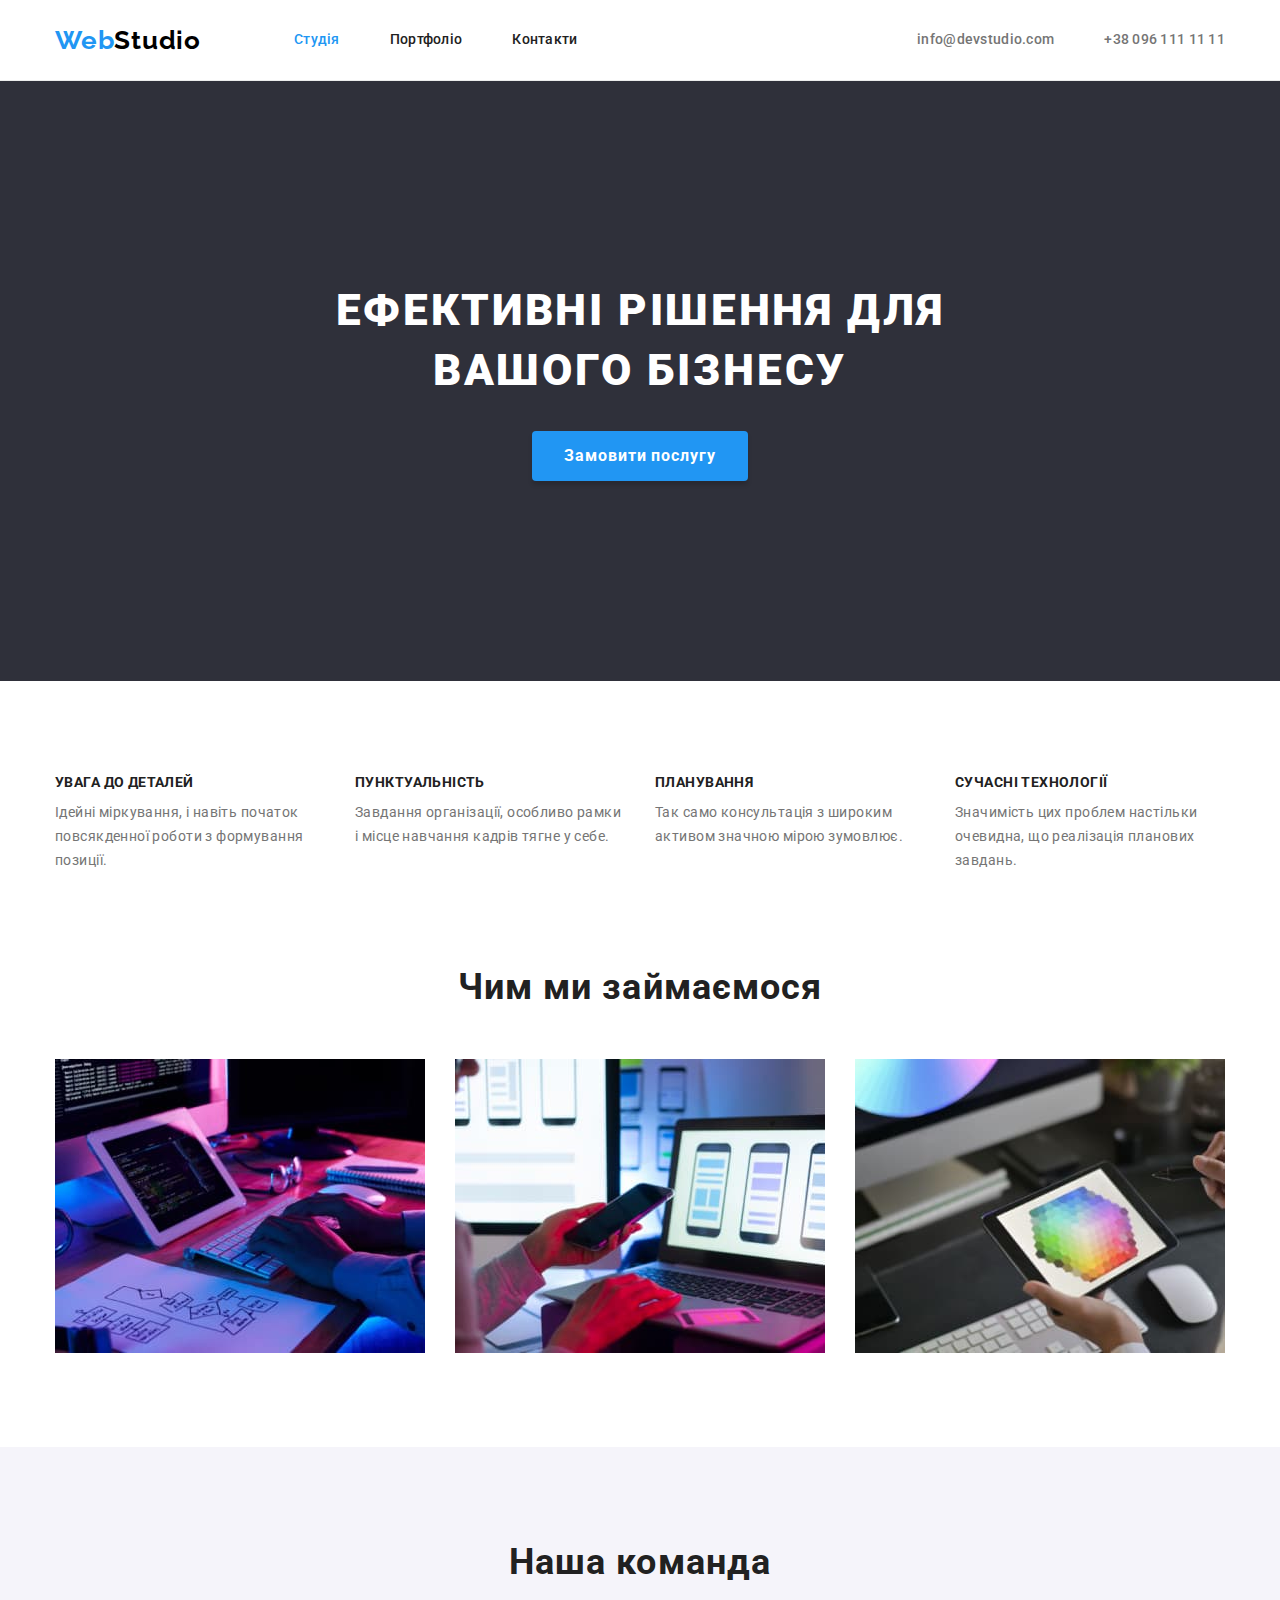
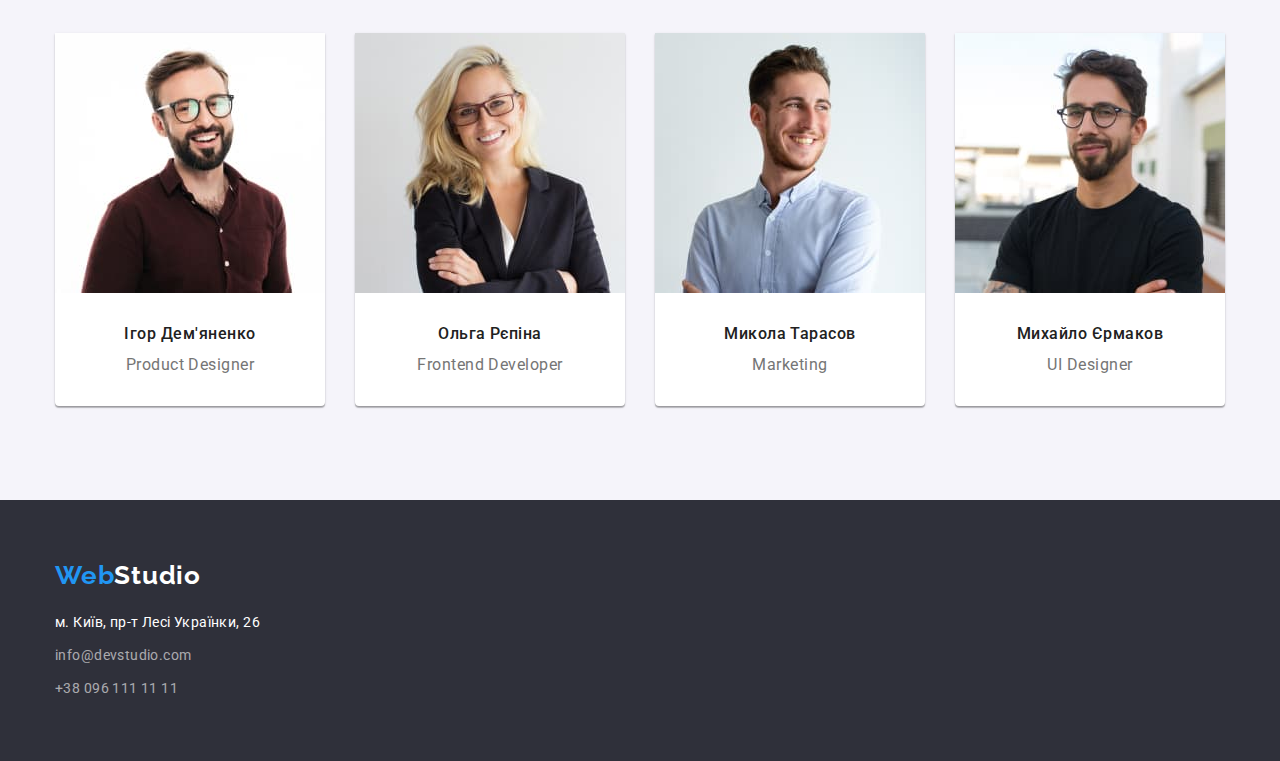
<file: index.html>
<!DOCTYPE html>
<html lang="uk">
  <head>
    <meta charset="UTF-8" />
    <meta http-equiv="X-UA-Compatible" content="IE=edge" />
    <meta name="viewport" content="width=device-width, initial-scale=1.0" />
    <link rel="preconnect" href="https://fonts.googleapis.com" />
    <link rel="preconnect" href="https://fonts.gstatic.com" crossorigin />
    <link
      href="https://fonts.googleapis.com/css2?family=Raleway:wght@700&family=Roboto:wght@400;500;700;900&display=swap"
      rel="stylesheet"
    />
    <link rel="stylesheet" href="./css/modern-normalize.css" />
    <link rel="stylesheet" href="./css/styles.css" />
    <title>WebStudio</title>
  </head>
  <body>
    <!-- Header -->
    <header class="header">
      <div class="container header-block">
        <a class="header-logo" href="./index.html"><span>Web</span>Studio</a>
        <nav class="header-nav">
          <ul class="header-menu">
            <li><a class="header-menu-link active" href="./index.html">Студія</a></li>
            <li><a class="header-menu-link" href="./portfolio.html">Портфоліо</a></li>
            <li><a class="header-menu-link" href="#">Контакти</a></li>
          </ul>
        </nav>
        <ul class="header-contacts">
          <li>
            <a class="header-contacts-link" href="mailto:info@devstudio.com">info@devstudio.com</a>
          </li>
          <li><a class="header-contacts-link" href="tel:+380961111111">+38 096 111 11 11</a></li>
        </ul>
      </div>
    </header>
    <!-- Main content -->
    <main>
      <!-- Hero -->
      <section class="hero section">
        <div class="container">
          <h1 class="hero-title">Ефективні рішення для вашого бізнесу</h1>
          <button class="hero-btn" type="button">Замовити послугу</button>
        </div>
      </section>
      <!-- Section01 Advantages -->
      <section class="advantages section">
        <div class="container">
          <h2 class="scr-reader">Наші переваги</h2>
          <ul class="advantages-list">
            <li class="advantages-block">
              <h3 class="advantages-title">Увага до деталей</h3>
              <p class="advantages-text">
                Ідейні міркування, і навіть початок повсякденної роботи з формування позиції.
              </p>
            </li>
            <li class="advantages-block">
              <h3 class="advantages-title">Пунктуальність</h3>
              <p class="advantages-text">
                Завдання організації, особливо рамки і місце навчання кадрів тягне у себе.
              </p>
            </li>
            <li class="advantages-block">
              <h3 class="advantages-title">Планування</h3>
              <p class="advantages-text">
                Так само консультація з широким активом значною мірою зумовлює.
              </p>
            </li>
            <li class="advantages-block">
              <h3 class="advantages-title">Сучасні технології</h3>
              <p class="advantages-text">
                Значимість цих проблем настільки очевидна, що реалізація планових завдань.
              </p>
            </li>
          </ul>
        </div>
      </section>
      <!-- Section02 Directions  -->
      <section class="directions section">
        <div class="container">
          <h2 class="section-title drn">Чим ми займаємося</h2>
          <ul class="directions-list">
            <li class="directions-item">
              <img src="./images/box1.jpg" width="370" alt="Програмування" />
            </li>
            <li class="directions-item">
              <img src="./images/box2.jpg" width="370" alt="Розробка мобільних додатків" />
            </li>
            <li class="directions-item">
              <img src="./images/box3.jpg" width="370" alt="Дизайн" />
            </li>
          </ul>
        </div>
      </section>
      <!-- Section03 Team -->
      <section class="team section">
        <div class="container">
          <h2 class="section-title">Наша команда</h2>
          <ul class="team-list">
            <li class="team-item">
              <img src="./images/img01.jpg" alt="Фото Ігор Дем'яненко" width="270" />
              <div class="team-item-descr">
                <h3 class="team-item-title">Ігор Дем'яненко</h3>
                <p class="team-item-job">Product Designer</p>
              </div>
            </li>
            <li class="team-item">
              <img src="./images/img02.jpg" alt="Фото Ольга Рєпіна" width="270" />
              <div class="team-item-descr">
                <h3 class="team-item-title">Ольга Рєпіна</h3>
                <p class="team-item-job">Frontend Developer</p>
              </div>
            </li>
            <li class="team-item">
              <img src="./images/img03.jpg" alt="Фото Микола Тарасов" width="270" />
              <div class="team-item-descr">
                <h3 class="team-item-title">Микола Тарасов</h3>
                <p class="team-item-job">Marketing</p>
              </div>
            </li>
            <li class="team-item">
              <img src="./images/img04.jpg" alt="Михайло Єрмаков" width="270" />
              <div class="team-item-descr">
                <h3 class="team-item-title">Михайло Єрмаков</h3>
                <p class="team-item-job">UI Designer</p>
              </div>
            </li>
          </ul>
        </div>
      </section>
    </main>
    <!-- Footer -->
    <footer class="footer">
      <div class="container">
        <a class="footer-logo" href="./index.html"><span>Web</span>Studio</a>
        <address>
          <ul class="footer-contacts">
            <li class="footer-contacts-item">
              <a
                class="footer-contacts-adress"
                href="https://goo.gl/maps/RdGr7icwd7hFewiF6"
                target="_blank"
                rel="noopener noreferrer nofollow"
                >м. Київ, пр-т Лесі Українки, 26</a
              >
            </li>
            <li class="footer-contacts-item">
              <a class="footer-contacts-link" href="mailto:info@devstudio.com"
                >info@devstudio.com</a
              >
            </li>
            <li class="footer-contacts-item-last"><a class="footer-contacts-link" href="tel:+380961111111"> +38 096 111 11 11</a></li>
          </ul>
        </address>
      </div>
    </footer>
  </body>
</html>
</file>
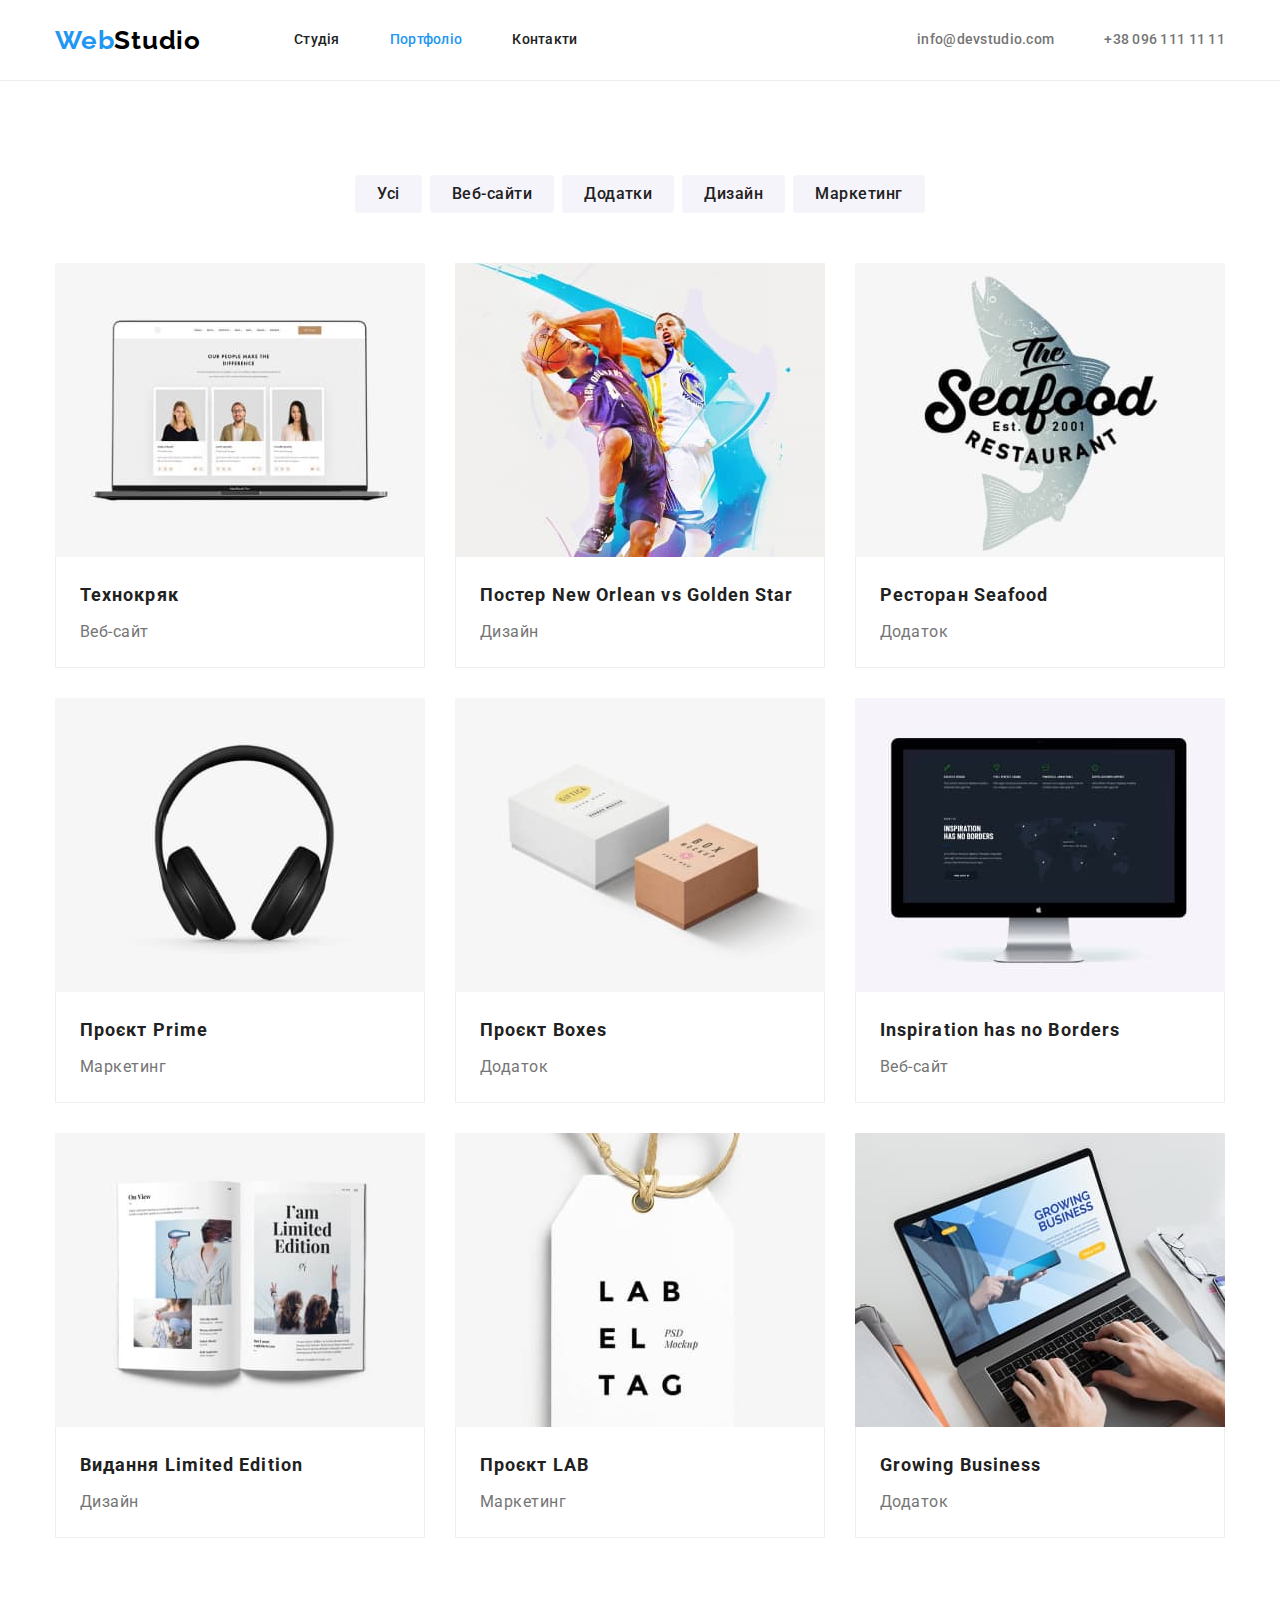
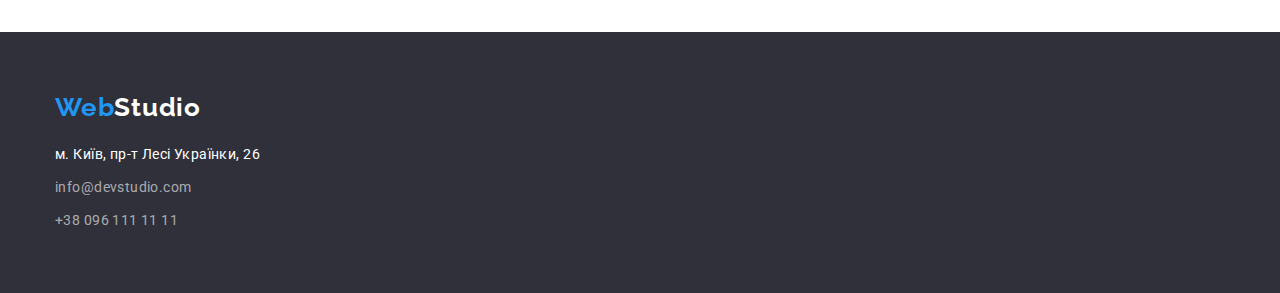
<file: portfolio.html>
<!DOCTYPE html>
<html lang="uk">
  <head>
    <meta charset="UTF-8" />
    <meta http-equiv="X-UA-Compatible" content="IE=edge" />
    <meta name="viewport" content="width=device-width, initial-scale=1.0" />
    <link rel="preconnect" href="https://fonts.googleapis.com" />
    <link rel="preconnect" href="https://fonts.gstatic.com" crossorigin />
    <link
      href="https://fonts.googleapis.com/css2?family=Raleway:wght@700&family=Roboto:wght@400;500;700;900&display=swap"
      rel="stylesheet"
    />
    <link rel="stylesheet" href="./css/modern-normalize.css" />
    <link rel="stylesheet" href="./css/styles.css" />
    <title>Portfolio</title>
  </head>
  <body>
    <!--Header-->
    <header class="header">
      <div class="container header-block">
        <a class="header-logo" href="./index.html"><span>Web</span>Studio</a>
        <nav class="header-nav">
          <ul class="header-menu">
            <li><a class="header-menu-link" href="./index.html">Студія</a></li>
            <li><a class="header-menu-link active" href="./portfolio.html">Портфоліо</a></li>
            <li><a class="header-menu-link" href="#">Контакти</a></li>
          </ul>
        </nav>
        <ul class="header-contacts">
          <li>
            <a class="header-contacts-link" href="mailto:info@devstudio.com">info@devstudio.com</a>
          </li>
          <li><a class="header-contacts-link" href="tel:+380961111111">+38 096 111 11 11</a></li>
        </ul>
      </div>
    </header>
    <!-- Main content -->
    <main>
      <!--Section01 Portfolio-->
      <section class="section portfolio">
        <div class="container">
          <h1 class="scr-reader">Портфоліо</h1>
          <ul class="portfolio-filters">
            <li class="portfolio-filters-item">
              <button class="portfolio-filters-btn" type="button">Усі</button>
            </li>
            <li class="portfolio-filters-item">
              <button class="portfolio-filters-btn" type="button">Веб-сайти</button>
            </li>
            <li class="portfolio-filters-item">
              <button class="portfolio-filters-btn" type="button">Додатки</button>
            </li>
            <li class="portfolio-filters-item">
              <button class="portfolio-filters-btn" type="button">Дизайн</button>
            </li>
            <li class="portfolio-filters-item">
              <button class="portfolio-filters-btn" type="button">Маркетинг</button>
            </li>
          </ul>
          <!-- <h1>Приклади робіт</h1> -->
          <ul class="card-set">
            <li class="card">
              <a href="#">
                <img
                  src="./images/project01-tekhnokriak.jpg"
                  alt="Приклад вебсайту Технокряк"
                  width="370"
                />
                <div class="card-descr">
                  <h2 class="card-title">Технокряк</h2>
                  <p class="card-tag">Веб-сайт</p>
                </div>
              </a>
            </li>

            <li class="card">
              <a href="#">
                <img
                  src="./images/project02-poster.jpg"
                  alt="Приклад дизайну постеру"
                  width="370"
                />
                <div class="card-descr">
                  <h2 class="card-title">Постер New Orlean vs Golden Star</h2>
                  <p class="card-tag">Дизайн</p>
                </div>
              </a>
            </li>

            <li class="card">
              <a href="#">
                <img
                  src="./images/project03-seafood.jpg"
                  alt="Приклад додатку ресторану Сіфуд"
                  width="370"
                />
                <div class="card-descr">
                <h2 class="card-title">Ресторан Seafood</h2>
                <p class="card-tag">Додаток</p>
              </div>
              </a>
            </li>

            <li class="card">
              <a href="#">
                <img
                  src="./images/project04-prime.jpg"
                  alt="Приклад маркетингового проєкту Прайм "
                  width="370"
                />
                <div class="card-descr">
                <h2 class="card-title">Проєкт Prime</h2>
                <p class="card-tag">Маркетинг</p>
              </div>
              </a>
            </li>

            <li class="card">
              <a href="#">
                <img src="./images/project05-boxes.jpg" alt="Приклад додатку Боксез" width="370" />
                <div class="card-descr">
                <h2 class="card-title">Проєкт Boxes</h2>
                <p class="card-tag">Додаток</p>
              </div>
              </a>
            </li>

            <li class="card">
              <a href="#">
                <img
                  src="./images/project06-inspiration.jpg"
                  alt="Приклад вебсайту Інспірейшен"
                  width="370"
                />
                <div class="card-descr">
                <h2 class="card-title">Inspiration has no Borders</h2>
                <p class="card-tag">Веб-сайт</p>
              </div>
              </a>
            </li>

            <li class="card">
              <a href="#">
                <img
                  src="./images/project07-limited.jpg"
                  alt="Приклад дизайну видання Лімітед Едішен"
                  width="370"
                />
                <div class="card-descr">
                <h2 class="card-title">Видання Limited Edition</h2>
                <p class="card-tag">Дизайн</p>
              </div>
              </a>
            </li>

            <li class="card">
              <a href="#">
                <img
                  src="./images/project08-lab.jpg"
                  alt="Приклад маркетингового проєкту Лаб "
                  width="370"
                />
                <div class="card-descr">
                <h2 class="card-title">Проєкт LAB</h2>
                <p class="card-tag">Маркетинг</p>
              </div>
              </a>
            </li>

            <li class="card">
              <a href="#">
                <img
                  src="./images/project09-business.jpg"
                  alt="Приклад додатку Гроуінг Бізнес"
                  width="370"
                />
                <div class="card-descr">
                <h2 class="card-title">Growing Business</h2>
                <p class="card-tag">Додаток</p>
              </div>
              </a>
            </li>
          </ul>
        </div>
      </section>
    </main>
    <!-- Footer -->
    <footer class="footer">
      <div class="container">
        <a class="footer-logo" href="./index.html"><span>Web</span>Studio</a>
        <address>
          <ul class="footer-contacts">
            <li class="footer-contacts-item">
              <a
                class="footer-contacts-adress"
                href="https://goo.gl/maps/RdGr7icwd7hFewiF6"
                target="_blank"
                rel="noopener noreferrer nofollow"
                >м. Київ, пр-т Лесі Українки, 26</a
              >
            </li>
            <li class="footer-contacts-item">
              <a class="footer-contacts-link" href="mailto:info@devstudio.com"
                >info@devstudio.com</a
              >
            </li>
            <li class="footer-contacts-item-last"><a class="footer-contacts-link" href="tel:+380961111111"> +38 096 111 11 11</a></li>
          </ul>
        </address>
      </div>
    </footer>
  </body>
</html>
</file>
<file: css/styles.css>
:root {
  --f-roboto: 'Roboto', sans-serif;
  --f-raleway: 'Raleway', sans-serif;
  --f-size16: 16px;
  --black: #000000;
  --dark: #212121;
  --dark-grey: #2f303a;
  --grey: #757575;
  --semigrey: #ececec;
  --border-grey: #eeeeee;
  --lightgrey: #f5f4fa;
  --blue: #2196f3;
  --white-grey: #f5f5f5;
  --white: #fff;
  --opasity: rgba(255, 255, 255, 0.6);
}
html {
  box-sizing: border-box;
}
*,
*::before,
*::after {
  box-sizing: inherit;
}
body {
  font-family: var(--f-roboto);
  font-size: var(--f-size16);
  line-height: 1.2;
  color: var(--dark);
}
.container {
  max-width: 1200px;
  padding: 0 15px;
  margin: 0 auto;
}

h1,
h2,
h3,
h4,
h5,
h6,
p,
ul {
  margin: 0;
  padding: 0;
}
img {
  max-width: 100%;
  height: auto;
  display: block;
}
.section {
  padding: 94px 0;
}
.header {
  background-color: var(--white);
  border-bottom: 1px solid var(--semigrey);
}
.header-block {
  display: flex;
  align-items: center;
  justify-content: space-between;
}
.header-logo {
  margin-right: 93px;
  font-family: var(--f-raleway);
  font-weight: 700;
  font-size: 26px;
  line-height: 1.19;
  letter-spacing: 0.03em;
  color: var(--black);
  text-decoration: none;
}
.header-logo span {
  color: var(--blue);
}
.header-menu,
.header-contacts {
  display: flex;
  list-style: none;
  font-weight: 500;
  font-size: 14px;
  line-height: 1.14;
  letter-spacing: 0.02em;
}
.header-menu li:not(:last-child),
.header-contacts li:not(:last-child) {
  margin-right: 50px;
}
.header-menu-link {
  display: block;
  padding-top: 32px;
  padding-bottom: 32px;
  color: var(--dark);
  text-decoration: none;
}
.header-contacts-link {
  display: block;
  padding-top: 20px;
  padding-bottom: 20px;
  color: var(--grey);
  text-decoration: none;
}
.header-menu-link:hover,
.header-contacts-link:hover,
.header-menu-link:focus,
.header-contacts-link:focus,
.header-menu-link.active {
  color: var(--blue);
}
.header-contacts {
  margin-left: auto;
}
/* Header end */
.hero {
  padding: 200px 0;
  background-color: var(--dark-grey);
}
.hero-title {
  max-width: 696px;
  margin: 0 auto;
  font-weight: 900;
  font-size: 44px;
  line-height: 1.36;
  text-align: center;
  letter-spacing: 0.06em;
  text-transform: uppercase;
  color: var(--white);
}
.hero-btn {
  display: block;
  margin: 30px auto 0;
  padding: 10px 32px;
  font-weight: 700;
  font-size: var(--f-size16);
  line-height: 1.88;
  letter-spacing: 0.06em;
  color: var(--white);
  background: var(--blue);
  border: none;
  box-shadow: 0px 4px 4px rgba(0, 0, 0, 0.15);
  border-radius: 4px;
  cursor: pointer;
}
/* Hero end */
.scr-reader {
  position: absolute;
  white-space: nowrap;
  width: 1px;
  height: 1px;
  overflow: hidden;
  border: 0;
  padding: 0;
  clip: rect(0 0 0 0);
  clip-path: inset(50%);
  margin: -1px;
}
.advantages-block {
  width: 270px;
  }
.advantages-block:not(:last-child) {
  margin-right: 30px;
}
.advantages-list {
  display: flex;
  flex-wrap: wrap;
  list-style: none;
}
.advantages-title {
  display: block;
  margin-bottom: 10px;
  font-size: 14px;
  line-height: 1.14;
  letter-spacing: 0.03em;
  text-transform: uppercase;
}
.advantages-text {
  font-size: 14px;
  line-height: 1.71;
  letter-spacing: 0.03em;
  color: var(--grey);
}
.directions {
  padding-top: 0;
}
.section-title {
  font-size: 36px;
  line-height: 1.17;
  text-align: center;
  letter-spacing: 0.03em;
}
.section-title {
  margin-bottom: 50px;
}
.directions-list {
  display: flex;
  flex-wrap: wrap;
  /* justify-content: space-between; */
  gap: 30px;
  list-style: none;
}
.team {
  background: var(--lightgrey);
}
.team-list {
  display: flex;
  flex-wrap: wrap;
  /* justify-content: space-between; */
  gap: 30px;
  list-style: none;
}
.team-item {
  background: var(--white);
  box-shadow: 0px 1px 3px rgba(0, 0, 0, 0.12), 0px 1px 1px rgba(0, 0, 0, 0.14),
    0px 2px 1px rgba(0, 0, 0, 0.2);
  border-radius: 0px 0px 4px 4px;
}
.team-item-descr {
  padding: 30px 30px;
}
.team-item-title {
  font-size: var(--f-size16);
  font-weight: 500;
  line-height: 1.36;
  text-align: center;
  letter-spacing: 0.03em;
}
.team-item-job {
  margin-top: 10px;
  font-size: var(--f-size16);
  line-height: 1.36;
  text-align: center;
  letter-spacing: 0.03em;
  color: var(--grey);
}
/* Main end */
.footer {
  padding: 60px 0;
  background-color: var(--dark-grey);
}
.footer-logo {
  display: block;
  margin-bottom: 20px;
  font-family: var(--f-raleway);
  font-weight: 700;
  font-size: 26px;
  line-height: 1.19;
  letter-spacing: 0.03em;
  color: var(--white);
  text-decoration: none;
}
.footer-logo span {
  color: var(--blue);
}
.footer-contacts {
  font-style: normal;
  font-weight: 400;
  font-size: 14px;
  line-height: 1.71;
  letter-spacing: 0.03em;
  list-style: none;
}
.footer-contacts-item {
  margin-bottom:  9px;
}
.footer-contacts-adress {
  display: block;
  
  text-decoration: none;
  color: var(--white);
}
.footer-contacts-link {
  display: block;
  
  text-decoration: none;
  color: var(--opasity);
}
.footer-contacts-adress:hover,
.footer-contacts-adress:focus,
.footer-contacts-link:hover,
.footer-contacts-link:focus {
  color: var(--blue);
}
/* Index.html end */
/* Portfolio.html */
.portfolio-filters {
  list-style: none;
  display: flex;
  gap: 8px;
  margin-bottom: 50px;
  justify-content: center;
 }
.portfolio-filters-btn {
  padding: 6px 22px;
  font-weight: 500;
  font-size: 16px;
  line-height: 1.62;
  text-align: center;
  letter-spacing: 0.03em;
  color: var(--dark);
  background-color: var(--lightgrey);
  border: none;
  border-radius: 4px;
  cursor: pointer;
  transition: ease-in-out 0.4s;
}
.portfolio-filters-btn:hover,
.portfolio-filters-btn:focus {
  color: var(--white);
  background-color: var(--blue);
  box-shadow: 0px 3px 1px rgba(0, 0, 0, 0.1), 0px 1px 2px rgba(0, 0, 0, 0.08),
    0px 2px 2px rgba(0, 0, 0, 0.12);
}
.card-set {
  display: flex;
  flex-wrap: wrap;
  margin-top: -30px;
  margin-left: -30px;
}
.card {
  flex-basis: calc(100% / 3 - 30px);
  margin-top: 30px;
  margin-left: 30px;
  list-style: none;
  background-color: var(--white);
}
.card-descr {
  padding: 20px 24px;
  border-right: 1px solid var(--border-grey);
  border-bottom: 1px solid var(--border-grey);
  border-left: 1px solid var(--border-grey);
}
.card-title {
  font-size: 18px;
  line-height: 2;
  letter-spacing: 0.06em;
  color: var(--dark);
}
.card-tag {
  margin-top: 4px;
  line-height: 1.88;
  letter-spacing: 0.03em;
  color: var(--grey);
}
.card a {
  text-decoration: none;
}
</file>
